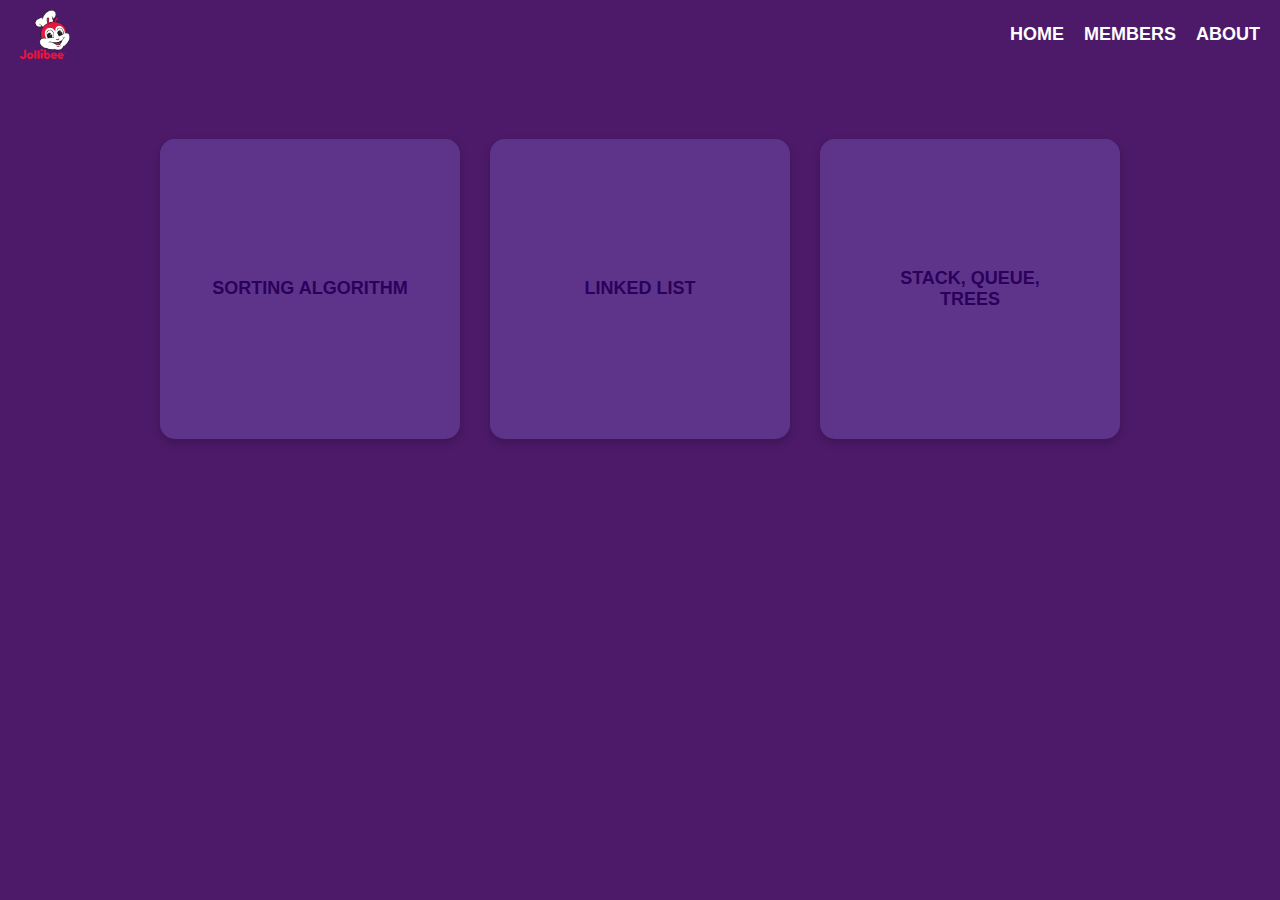
<file: index.html>
<!DOCTYPE html>
<html lang="en">
<head>
    <meta charset="UTF-8">
    <meta name="viewport" content="width=device-width, initial-scale=1.0">
    <title>Responsive Hamburger Menu</title>
    <link rel="stylesheet" href="style.css">
</head>
<body>
    <header>
        <img src="litrato/pngwing.com (14).png" alt="Logo" class="logo">
        <button class="hamburger" id="hamburger">☰</button> <!-- Hamburger button -->
        <nav id="menu">
            <a href="#home">HOME</a>
            <a href="#members" id="open-members-modal">MEMBERS</a>
            <a href="#about" id="open-about-modal">ABOUT</a>
        </nav>
    </header>
    

    <div class="container">
        <a href="sorting.html" class="card">SORTING ALGORITHM</a>
        <a href="linkedlist.html" class="card">LINKED LIST</a>
        <a href="stack.html" class="card">STACK, QUEUE,<br>TREES</a>
    </div>

    <!-- Members Modal -->
    <div id="members-modal" class="modal">
        <div class="modal-content">
            <div class="modal-header">
                <h3>Members</h3>
                <button class="close-btn" id="close-members-modal">×</button>
            </div>
            <div class="members-grid">
                <!-- Add 10 members dynamically -->
                <div class="member-card">
                    <div class="member-image">
                        <img src="litrato/pngwing.com (14).png" alt="Leader">
                    </div>
                    <div class="member-info">
                        <h4>CONTAWE, RODEL M</h4>
                        <p>LEADER</p>
                    </div>
                </div>
                <div class="member-card">
                    <div class="member-image">
                        <img src="litrato/pngwing.com (14).png" alt="Member">
                    </div>
                    <div class="member-info">
                        <h4>VENTURA, VICTOR JUVENILE M.</h4>
                        <p>MEMBER</p>
                    </div>
                </div>
                <!-- Repeat the structure for other members -->
                <div class="member-card">
                    <div class="member-image">
                        <img src="litrato/pngwing.com (14).png" alt="Member">
                    </div>
                    <div class="member-info">
                        <h4>ERASGA, CAMESA JOY R.</h4>
                        <p>MEMBER</p>
                    </div>
                </div>
                <div class="member-card">
                    <div class="member-image">
                        <img src="litrato/pngwing.com (14).png" alt="Member">
                    </div>
                    <div class="member-info">
                        <h4>MANZANO, PIERRE EDISON C.</h4>
                        <p>MEMBER</p>
                    </div>
                </div>
                <div class="member-card">
                    <div class="member-image">
                        <img src="litrato/pngwing.com (14).png" alt="Leader">
                    </div>
                    <div class="member-info">
                        <h4>CASPE, PRINCESS MAE D.</h4>
                        <p>LEADER</p>
                    </div>
                </div>
                <div class="member-card">
                    <div class="member-image">
                        <img src="litrato/pngwing.com (14).png" alt="Member">
                    </div>
                    <div class="member-info">
                        <h4>MORADA, RONALYN P.</h4>
                        <p>MEMBER</p>
                    </div>
                </div>
                <div class="member-card">
                    <div class="member-image">
                        <img src="litrato/pngwing.com (14).png" alt="Member">
                    </div>
                    <div class="member-info">
                        <h4>CFERRER, LADYLYN P.</h4>
                        <p>MEMBER</p>
                    </div>
                </div>
                <div class="member-card">
                    <div class="member-image">
                        <img src="litrato/pngwing.com (14).png" alt="Member">
                    </div>
                    <div class="member-info">
                        <h4>CONTAWE, RODEL M</h4>
                        <p>MEMBER</p>
                    </div>
                </div>
                <div class="member-card">
                    <div class="member-image">
                        <img src="litrato/pngwing.com (14).png" alt="Leader">
                    </div>
                    <div class="member-info">
                        <h4>CONTAWE, RODEL M</h4>
                        <p>LEADER</p>
                    </div>
                </div>
                <div class="member-card">
                    <div class="member-image">
                        <img src="litrato/pngwing.com (14).png" alt="Member">
                    </div>
                    <div class="member-info">
                        <h4>CONTAWE, RODEL M</h4>
                        <p>MEMBER</p>
                    </div>
                </div>
            </div>
            
        </div>
    </div>

    <!-- About Modal -->
    <div id="about-modal" class="modal">
        <div class="modal-content">
            <div class="modal-header">
                <h3>About Our Project</h3>
                <button class="close-btn" id="close-about-modal">×</button>
            </div>
            <div class="modal-body">
                <p>Welcome to our project for the <strong>CC104 Subject Final Requirements</strong>! Below is a detailed breakdown of the requirements that guided the creation of this website, along with the objectives we aim to achieve.</p>
                <h4>Objective</h4>
                <p>Our primary goal is to demonstrate our understanding of <strong>Algorithms</strong> and <strong>Data Structures</strong> by creating a functional and informative website. This project serves as both a learning tool and a showcase of our skills in programming, web development, and problem-solving.</p>
                <h4>Team Effort</h4>
                <p>This is a group project with at least 10 members per team. However, individual (SOLO) projects are also accepted. The website was built collaboratively, showcasing the combined knowledge and effort of our team.</p>
                <h4>Final Note</h4>
                <p>This project highlights our hard work, creativity, and technical knowledge gained throughout the semester. We are excited to present our website to demonstrate our proficiency in <strong>Algorithms</strong>, <strong>Data Structures</strong>, and their real-world applications.</p>
                <p>Thank you for visiting and reviewing our project!</p>
            </div>
        </div>
    </div>

    <script src="script.js"></script>
</body>
</html>
</file>
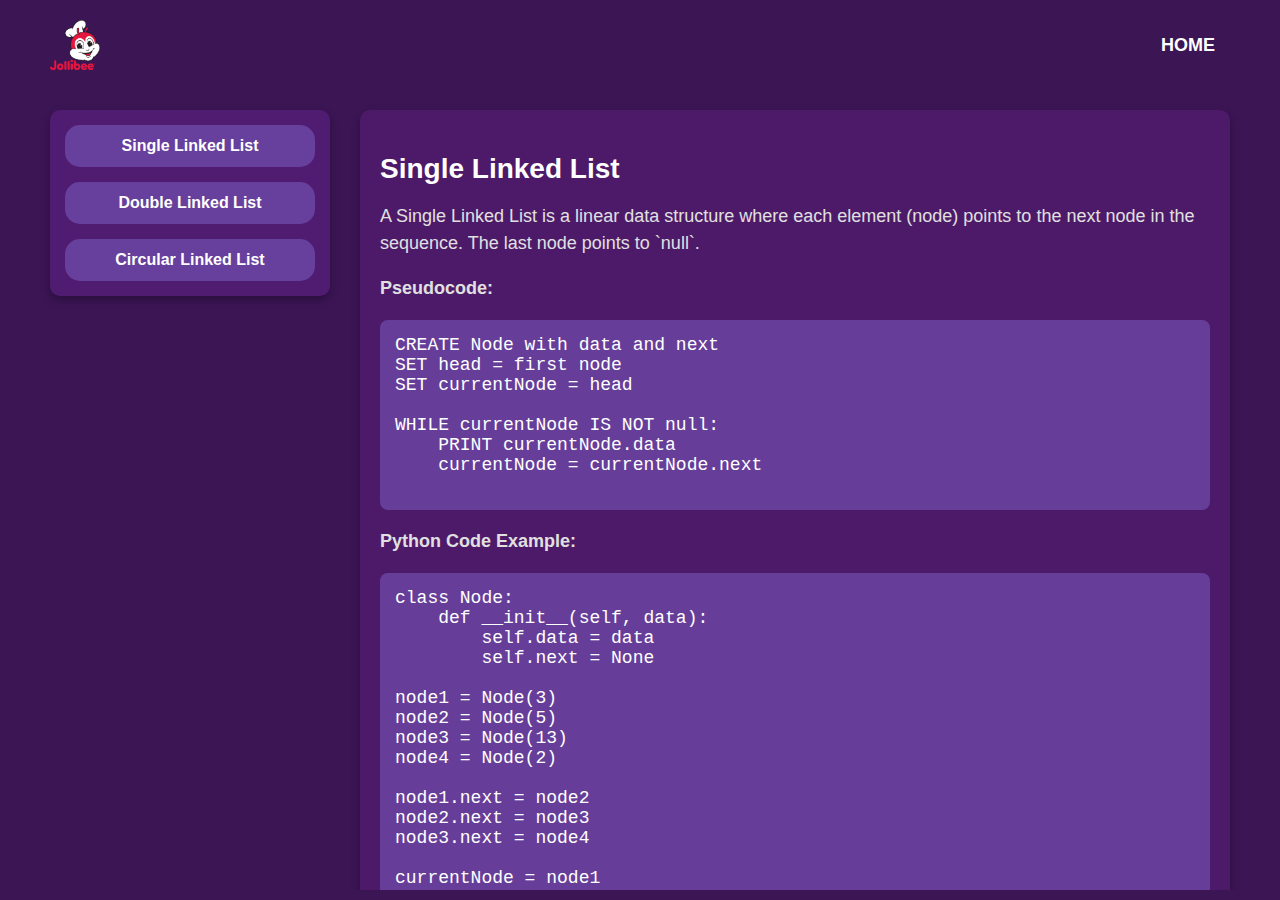
<file: linkedlist.html>
<!DOCTYPE html>
<html lang="en">
<head>
    <meta charset="UTF-8">
    <meta name="viewport" content="width=device-width, initial-scale=1.0">
    <title>Linked List Algorithms</title>
    <link rel="stylesheet" href="stylelist.css">
</head>
<body>
    <div class="navigation">
        <img src="litrato/pngwing.com (14).png" alt="Logo" class="logo">
        <button class="hamburger" id="hamburger">☰</button>
        <nav id="menu">
            <a href="index.html">HOME</a>
        </nav>
    </div>

    <div class="main-container">
        <div class="sort-options">
            <button class="sort-button" onclick="showSingleLinkedList()">Single Linked List</button>
            <button class="sort-button" onclick="showDoubleLinkedList()">Double Linked List</button>
            <button class="sort-button" onclick="showCircularLinkedList()">Circular Linked List</button>
        </div>
    
        <div class="content" id="content">
            <h2>Single Linked List</h2>
            <p>
                A Single Linked List is a linear data structure where each element (node) points to the next node in the sequence. The last node points to `null`.
            </p>
            <p><b>Pseudocode:</b></p>
            <div class="pseudocode-section">
                <pre>
CREATE Node with data and next
SET head = first node
SET currentNode = head

WHILE currentNode IS NOT null:
    PRINT currentNode.data
    currentNode = currentNode.next
                </pre>
            </div>
            <p><b>Python Code Example:</b></p>
            <pre class="sort1">
class Node: 
    def __init__(self, data):
        self.data = data
        self.next = None
    
node1 = Node(3)
node2 = Node(5)
node3 = Node(13)
node4 = Node(2)

node1.next = node2
node2.next = node3
node3.next = node4

currentNode = node1
while currentNode:
    print(currentNode.data, end=" -> ")
    currentNode = currentNode.next
print("null")
            </pre>
            <button class="run-button" onclick="runCode('sort1')">RUN CODE</button>
        </div>
    </div>

    <script>
        // Hamburger Menu Toggle
        const hamburger = document.getElementById("hamburger");
        const menu = document.getElementById("menu");

        hamburger.addEventListener("click", () => {
            menu.classList.toggle("active");
        });

        // Function to display Single Linked List content
        function showSingleLinkedList() {
            const content = document.getElementById('content');
            content.innerHTML = `
                <h2>Single Linked List</h2>
                <p>
                    A Single Linked List is a linear data structure where each element (node) points to the next node in the sequence. The last node points to \`null\`.
                </p>
                <p><b>Pseudocode:</b></p>
                <pre>
CREATE Node with data and next
SET head = first node
SET currentNode = head

WHILE currentNode IS NOT null:
    PRINT currentNode.data
    currentNode = currentNode.next
                </pre>
                <p><b>Python Code Example:</b></p>
                <pre class="sort1">
class Node: 
    def __init__(self, data):
        self.data = data
        self.next = None
    
node1 = Node(3)
node2 = Node(5)
node3 = Node(13)
node4 = Node(2)

node1.next = node2
node2.next = node3
node3.next = node4

currentNode = node1
while currentNode:
    print(currentNode.data, end=" -> ")
    currentNode = currentNode.next
print("null")
                </pre>
                <button class="run-button" onclick="runCode('sort1')">RUN CODE</button>
            `;
        }

        // Function to display Double Linked List content
        function showDoubleLinkedList() {
            const content = document.getElementById('content');
            content.innerHTML = `
                <h2>Double Linked List</h2>
                <p>
                    A Double Linked List is a data structure where each node contains references to both the next and previous nodes, allowing traversal in both directions.
                </p>
                <p><b>Pseudocode:</b></p>
                <pre>
CREATE Node with data, next, and prev
SET head = first node
SET tail = last node

FORWARD TRAVERSAL:
    SET currentNode = head
    WHILE currentNode IS NOT null:
        PRINT currentNode.data
        currentNode = currentNode.next

BACKWARD TRAVERSAL:
    SET currentNode = tail
    WHILE currentNode IS NOT null:
        PRINT currentNode.data
        currentNode = currentNode.prev
                </pre>
                <p><b>Python Code Example:</b></p>
                <pre class="sort2">
class Node:
    def __init__(self, data):
        self.data = data
        self.next = None
        self.prev = None
    
node1 = Node(3)
node2 = Node(5)
node3 = Node(13)
node4 = Node(2)

node1.next = node2

node2.prev = node1
node2.next = node3

node3.prev = node2
node3.next = node4

node4.prev = node3

print("\\nTraversing forward:")
currentNode = node1
while currentNode:
    print(currentNode.data, end=" -> ")
    currentNode = currentNode.next
print("null")

print("\\nTraversing backward:")
currentNode = node4
while currentNode:
    print(currentNode.data, end=" -> ")
    currentNode = currentNode.prev
print("null")
                </pre>
                <button class="run-button" onclick="runCode('sort2')">RUN CODE</button>
            `;
        }

        // Function to display Circular Linked List content
        function showCircularLinkedList() {
            const content = document.getElementById('content');
            content.innerHTML = `
                <h2>Circular Linked List</h2>
                <p>
                    A Circular Linked List is a variation of a linked list where the last node points back to the first node, forming a circle.
                </p>
                <p><b>Pseudocode:</b></p>
                <pre>
CREATE Node with data and next
SET head = first node
SET currentNode = head

DO:
    PRINT currentNode.data
    currentNode = currentNode.next
WHILE currentNode IS NOT head
                </pre>
                <p><b>Python Code Example:</b></p>
                <pre class="sort3">
class Node:
    def __init__(self, data):
        self.data = data
        self.next = None
    
node1 = Node(3)
node2 = Node(5)
node3 = Node(13)
node4 = Node(2)

node1.next = node2
node2.next = node3
node3.next = node4
node4.next = node1

currentNode = node1
startNode = node1
print(currentNode.data, end=" -> ") 
currentNode = currentNode.next 

while currentNode != startNode:
    print(currentNode.data, end=" -> ")
    currentNode = currentNode.next

print("...")
                </pre>
                <button class="run-button" onclick="runCode('sort3')">RUN CODE</button>
            `;
        }

        // Function to run code based on selection
        function runCode(sortClass) {
            const sortCodeElement = document.querySelector(`.${sortClass}`);
            const sortCode = sortCodeElement ? sortCodeElement.textContent.trim() : '';
            if (sortCode) {
                localStorage.setItem('codeToRun', sortCode); // Save code to localStorage
                window.location.href = 'runcode.html'; // Redirect to runcode.html
            } else {
                alert('Code not found for the selected example!');
            }
        }
    </script>
</body>
</html>
</file>
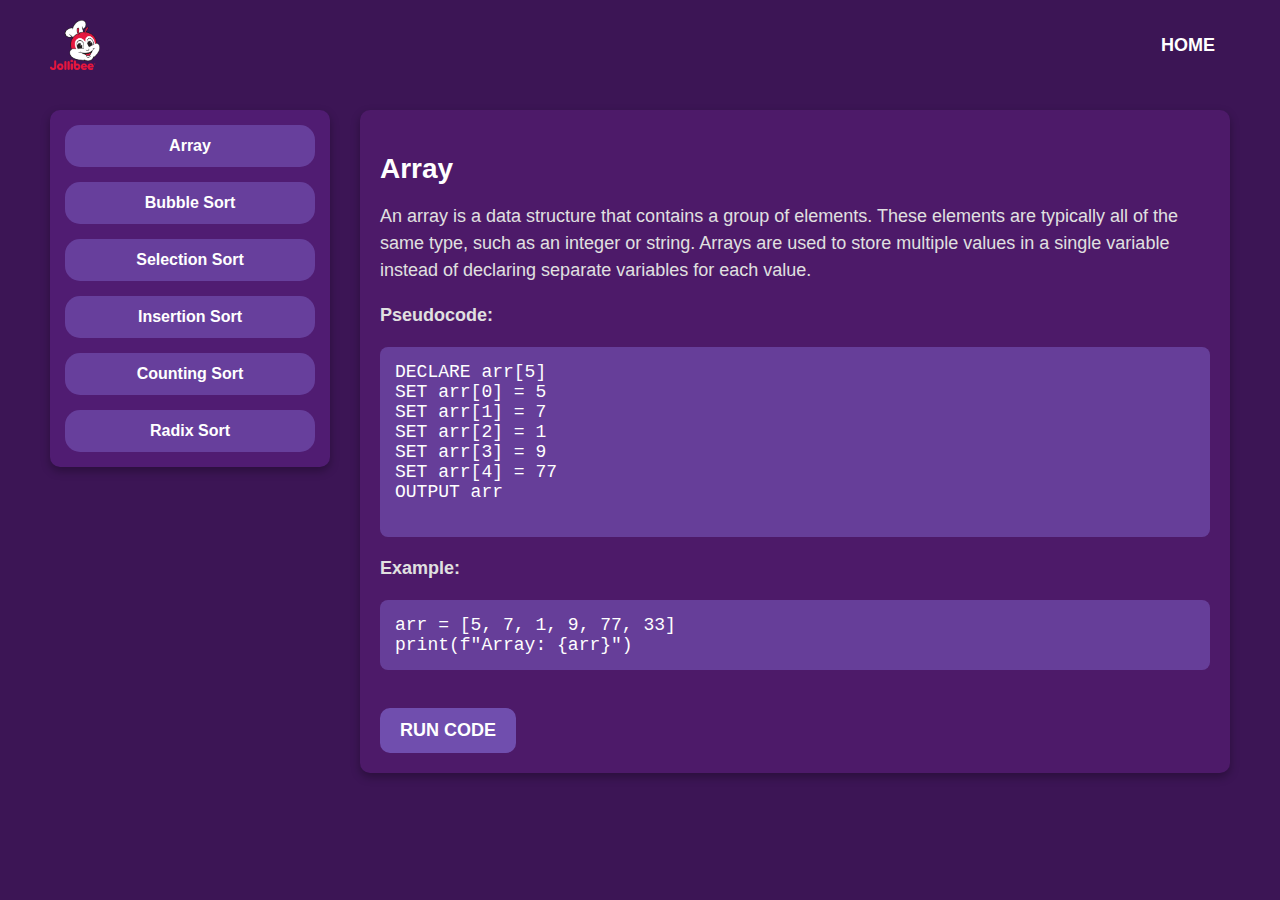
<file: sorting.html>
<!DOCTYPE html>
<html lang="en">
<head>
    <meta charset="UTF-8">
    <meta name="viewport" content="width=device-width, initial-scale=1.0">
    <title>Sorting Algorithm</title>
    <link rel="stylesheet" href="stylesort.css">
</head>
<body>
    <div class="navigation">
        <img src="litrato/pngwing.com (14).png" alt="Logo" class="logo">
    <button class="hamburger" id="hamburger">☰</button>
    <nav id="menu">
        <a href="index.html">HOME</a>
    </nav>
    </div>
    <div class="main-container">

        
        <div class="sort-options">
            <button class="sort-button" onclick="showArrayContent()">Array</button>
            <button class="sort-button" onclick="showBubbleSortContent()">Bubble Sort</button>
            <button class="sort-button" onclick="showSelectionSortContent()">Selection Sort</button>
            <button class="sort-button" onclick="showInsertionSortContent()">Insertion Sort</button>
            <button class="sort-button" onclick="showCountingSortContent()">Counting Sort</button>
            <button class="sort-button" onclick="showRadixSortContent()">Radix Sort</button>
        </div>
    
        <div class="content" id="content">
            <h2>Array</h2>
            <p>
                An array is a data structure that contains a group of elements. These elements are typically all of the same type,
                such as an integer or string. Arrays are used to store multiple values in a single variable instead of declaring
                separate variables for each value.
            </p>
            <p><b>Pseudocode:</b></p>
            <div class="pseudocode-section">
                <pre>
DECLARE arr[5]
SET arr[0] = 5
SET arr[1] = 7
SET arr[2] = 1
SET arr[3] = 9
SET arr[4] = 77
OUTPUT arr
                </pre>
            </div>
            <p><b>Example:</b></p>
            <pre class="sort1">
arr = [5, 7, 1, 9, 77, 33]
print(f"Array: {arr}")</pre>
        
            <button class="run-button" onclick="runCode('sort1')">RUN CODE</button>

        </div>
    </div>

    <script>
        // Hamburger Menu Toggle
        const hamburger = document.getElementById("hamburger");
        const menu = document.getElementById("menu");

        hamburger.addEventListener("click", () => {
            menu.classList.toggle("active");
        });

        // Function to show Array content
        function showArrayContent() {
            const content = document.getElementById('content');
            content.innerHTML = `
                <h2>Array</h2>
                <p>
                    An array is a data structure that contains a group of elements. These elements are typically all of the same type,
                    such as an integer or string. Arrays are used to store multiple values in a single variable instead of declaring
                    separate variables for each value.
                </p>
                <p><b>Pseudocode:</b></p>
                <div class="pseudocode-section">
                    <pre class = "sort1">
DECLARE arr[5]
SET arr[0] = 5
SET arr[1] = 7
SET arr[2] = 1
SET arr[3] = 9
SET arr[4] = 77
OUTPUT arr
                    </pre>
                </div>
                <p><b>Example:</b></p>
                <pre class="sort1">
arr = [5, 7, 1, 9, 77, 33]
print(arr)
                    </pre>
                <button class="run-button" onclick="runCode('sort1')">RUN CODE</button>
            `;
        }

        // Function to show Bubble Sort content
        function showBubbleSortContent() {
            const content = document.getElementById('content');
            content.innerHTML = `
                <h2>Bubble Sort</h2>
                <p>
                    Bubble Sort is a simple sorting algorithm that repeatedly steps through the list, compares adjacent elements,
                    and swaps them if they are in the wrong order. The pass through the list is repeated until the list is sorted.
                </p>
                <p><b>Pseudocode:</b></p>
                <pre>
START
    DECLARE my_array = [64, 34, 25, 12, 22, 11, 90, 5]
    DECLARE n = LENGTH(my_array)

    FOR i FROM 0 TO n-2 DO
        FOR j FROM 0 TO n-i-2 DO
            IF my_array[j] > my_array[j+1] THEN
                SWAP my_array[j] AND my_array[j+1]
            END IF
        END FOR
    END FOR

    PRINT "Sorted array:", my_array
END
                </pre>
                <p><b>Example:</b></p>
                <pre class="sort2">
my_array = [64, 34, 25, 12, 22, 11, 90, 5]
n = len(my_array)
for i in range(n-1):
    for j in range(n-i-1):
        if my_array[j] > my_array[j+1]:
            my_array[j], my_array[j+1] = my_array[j+1], my_array[j]

print("Sorted array:", my_array)
                </pre>
                <button class="run-button" onclick="runCode('sort2')">RUN CODE</button>
            `;
        }

        // Function to show Selection Sort content
        function showSelectionSortContent() {
            const content = document.getElementById('content');
            content.innerHTML = `
                <h2>Selection Sort</h2>
                <p>
                    Selection Sort repeatedly finds the smallest element from the unsorted part of the array and places it at the
                    beginning. This process is repeated for all elements.
                </p>
                <p><b>Pseudocode:</b></p>
                <pre>
START
    DECLARE my_array = [64, 34, 25, 5, 22, 11, 90, 12]
    DECLARE n = LENGTH(my_array)

    FOR i FROM 0 TO n-2 DO
        DECLARE min_index = i

        FOR j FROM i+1 TO n-1 DO
            IF my_array[j] < my_array[min_index] THEN
                min_index = j
            END IF
        END FOR

        DECLARE min_value = POP(my_array, min_index)
        INSERT min_value INTO my_array AT i
    END FOR

    PRINT "Sorted array:", my_array
END
                </pre>
                <p><b>Example:</b></p>
                <pre class="sort3"> 
my_array = [64, 34, 25, 5, 22, 11, 90, 12]
n = len(my_array)
for i in range(n-1):
    min_index = i
    for j in range(i+1, n):
        if my_array[j] < my_array[min_index]:
            min_index = j
    min_value = my_array.pop(min_index)
    my_array.insert(i, min_value)

print("Sorted array:", my_array)
                </pre>
                <button class="run-button" onclick="runCode('sort3')">RUN CODE</button>
            `;
        }

        // Function to show Insertion Sort content
        function showInsertionSortContent() {
            const content = document.getElementById('content');
            content.innerHTML = `
                <h2>Insertion Sort</h2>
                <p>
                    Insertion Sort works by taking elements from the unsorted part of the array and inserting them in their correct
                    position in the sorted part.
                </p>
                <p><b>Pseudocode:</b></p>
                <pre>
START
    DECLARE my_array = [64, 34, 25, 12, 22, 11, 90, 5]
    DECLARE n = LENGTH(my_array)

    FOR i FROM 1 TO n-1 DO
        DECLARE insert_index = i
        DECLARE current_value = POP(my_array, i)

        FOR j FROM i-1 TO 0 STEP -1 DO
            IF my_array[j] > current_value THEN
                insert_index = j
            END IF
        END FOR

        INSERT current_value INTO my_array AT insert_index
    END FOR

    PRINT "Sorted array:", my_array
END
                </pre>
                <p><b>Example:</b></p>
                <pre class="sort4">
my_array = [64, 34, 25, 12, 22, 11, 90, 5]
n = len(my_array)
for i in range(1, n):
    insert_index = i
    current_value = my_array.pop(i)
    for j in range(i-1, -1, -1):
        if my_array[j] > current_value:
            insert_index = j
    my_array.insert(insert_index, current_value)

print("Sorted array:", my_array)
                </pre>
                <button class="run-button" onclick="runCode('sort4')">RUN CODE</button>
            `;
        }

        // Function to show Counting Sort content
        function showCountingSortContent() {
            const content = document.getElementById('content');
            content.innerHTML = `
                <h2>Counting Sort</h2>
                <p>
                    Counting Sort is a non-comparison-based sorting algorithm that sorts integers by counting occurrences of each
                    unique value.
                </p>
                <p><b>Pseudocode:</b></p>
                <pre>
START
    FUNCTION countingSort(arr):
        DECLARE max_val = MAX(arr)
        DECLARE count = ARRAY OF SIZE (max_val + 1) INITIALIZED TO 0

        WHILE LENGTH(arr) > 0 DO
            num = POP(arr)
            count[num] = count[num] + 1
        END WHILE

        FOR i FROM 0 TO LENGTH(count) - 1 DO
            WHILE count[i] > 0 DO
                APPEND i TO arr
                count[i] = count[i] - 1
            END WHILE
        END FOR

        RETURN arr
    END FUNCTION

    DECLARE unsortedArr = [4, 2, 2, 6, 3, 3, 1, 6, 5, 2, 3]
    DECLARE sortedArr = countingSort(unsortedArr)
    PRINT "Sorted array:", sortedArr
END
                </pre>
                <p><b>Example:</b></p>
                <pre class="sort5">
def countingSort(arr):
    max_val = max(arr)
    count = [0] * (max_val + 1)

    while len(arr) > 0:
        num = arr.pop(0)
        count[num] += 1

    for i in range(len(count)):
        while count[i] > 0:
            arr.append(i)
            count[i] -= 1

    return arr

unsortedArr = [4, 2, 2, 6, 3, 3, 1, 6, 5, 2, 3]
sortedArr = countingSort(unsortedArr)
print("Sorted array:", sortedArr)
                </pre>
                <button class="run-button" onclick="runCode('sort5')">RUN CODE</button>
            `;
        }

        // Function to show Radix Sort content
        function showRadixSortContent() {
            const content = document.getElementById('content');
            content.innerHTML = `
                <h2>Radix Sort</h2>
                <p>
                    Radix Sort is a non-comparison-based sorting algorithm that sorts numbers digit by digit from the least
                    significant digit to the most significant digit.
                </p>
                <p><b>Pseudocode:</b></p>
                <pre>
START
    DECLARE myArray = [170, 45, 75, 90, 802, 24, 2, 66]
    DECLARE radixArray = [[], [], [], [], [], [], [], [], [], []]
    DECLARE maxVal = MAX(myArray)
    DECLARE exp = 1

    WHILE maxVal // exp > 0 DO
        WHILE LENGTH(myArray) > 0 DO
            val = POP(myArray)
            radixIndex = (val // exp) % 10
            APPEND val TO radixArray[radixIndex]
        END WHILE

        FOR EACH bucket IN radixArray DO
            WHILE LENGTH(bucket) > 0 DO
                val = POP(bucket)
                APPEND val TO myArray
            END WHILE
        END FOR

        exp = exp * 10
    END WHILE

    PRINT "Sorted array:", myArray
END
                </pre>
                <p><b>Example:</b></p>
                <pre class="sort6">
myArray = [170, 45, 75, 90, 802, 24, 2, 66]
print("Original array:", myArray)
radixArray = [[], [], [], [], [], [], [], [], [], []]
maxVal = max(myArray)
exp = 1
while maxVal // exp > 0:
    while len(myArray) > 0:
        val = myArray.pop()
        radixIndex = (val // exp) % 10
        radixArray[radixIndex].append(val)
    for bucket in radixArray:
        while len(bucket) > 0:
            val = bucket.pop()
            myArray.append(val)
    exp *= 10
print("Sorted array:", myArray)
                </pre>
                <button class="run-button" onclick="runCode('sort6')">RUN CODE</button>
            `;
        }

        function runCode(sortClass) {
            const sortCodeElement = document.querySelector(`.${sortClass}`); // Find the code block by class
            const sortCode = sortCodeElement ? sortCodeElement.textContent.trim() : ''; // Extract the code text

            if (sortCode) {
                localStorage.setItem('codeToRun', sortCode); // Save the code to localStorage
                window.location.href = 'runcode.html'; // Redirect to runcode.html
            } else {
                alert('Code not found for the selected sorting algorithm!');
            }
        }
    </script>
</body>
</html>
</file>
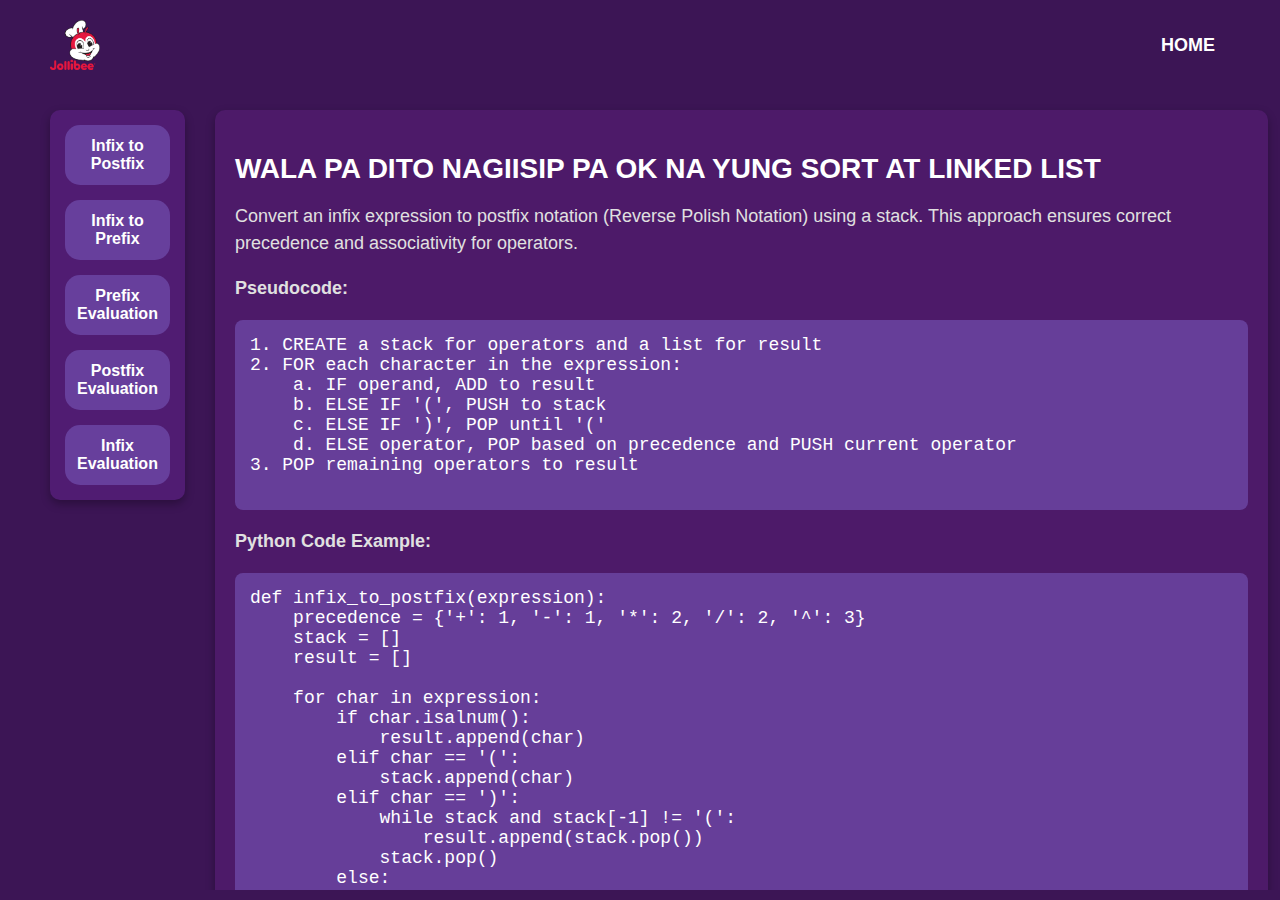
<file: stack.html>
<!DOCTYPE html>
<html lang="en">
<head>
    <meta charset="UTF-8">
    <meta name="viewport" content="width=device-width, initial-scale=1.0">
    <title>Stacks and Expression Evaluations</title>
    <link rel="stylesheet" href="stylestack.css">
</head>
<body>
    <div class="navigation">
        <img src="litrato/pngwing.com (14).png" alt="Logo" class="logo">
        <button class="hamburger" id="hamburger">☰</button>
        <nav id="menu">
            <a href="index.html">HOME</a>

        </nav>
    </div>

    <div class="main-container">
        <div class="sort-options">
            <button class="sort-button" onclick="showInfixToPostfix()">Infix to Postfix</button>
            <button class="sort-button" onclick="showInfixToPrefix()">Infix to Prefix</button>
            <button class="sort-button" onclick="showPrefixEvaluation()">Prefix Evaluation</button>
            <button class="sort-button" onclick="showPostfixEvaluation()">Postfix Evaluation</button>
            <button class="sort-button" onclick="showInfixEvaluation()">Infix Evaluation</button>
        </div>
    
        <div class="content" id="content">
            <h2>WALA PA DITO NAGIISIP PA OK NA YUNG SORT AT LINKED LIST</h2>
            <p>
                Convert an infix expression to postfix notation (Reverse Polish Notation) using a stack. 
                This approach ensures correct precedence and associativity for operators.
            </p>
            <p><b>Pseudocode:</b></p>
            <pre>
1. CREATE a stack for operators and a list for result
2. FOR each character in the expression:
    a. IF operand, ADD to result
    b. ELSE IF '(', PUSH to stack
    c. ELSE IF ')', POP until '('
    d. ELSE operator, POP based on precedence and PUSH current operator
3. POP remaining operators to result
            </pre>
            <p><b>Python Code Example:</b></p>
            <pre class="code1">
def infix_to_postfix(expression):
    precedence = {'+': 1, '-': 1, '*': 2, '/': 2, '^': 3}
    stack = []
    result = []

    for char in expression:
        if char.isalnum():
            result.append(char)
        elif char == '(':
            stack.append(char)
        elif char == ')':
            while stack and stack[-1] != '(':
                result.append(stack.pop())
            stack.pop()
        else:
            while stack and stack[-1] != '(' and precedence[char] <= precedence[stack[-1]]:
                result.append(stack.pop())
            stack.append(char)

    while stack:
        result.append(stack.pop())

    return ''.join(result)

print(infix_to_postfix("(A+B)*C"))
            </pre>
            <button class="run-button" onclick="runCode('code1')">RUN CODE</button>
        </div>
    </div>

    <script>
        // Hamburger Menu Toggle
        const hamburger = document.getElementById("hamburger");
        const menu = document.getElementById("menu");

        hamburger.addEventListener("click", () => {
            menu.classList.toggle("active");
        });

        function showInfixToPostfix() {
            const content = document.getElementById('content');
            content.innerHTML = `
                <h2>Infix to Postfix</h2>
                <p>
                    Convert an infix expression to postfix notation (Reverse Polish Notation) using a stack. 
                    This approach ensures correct precedence and associativity for operators.
                </p>
                <p><b>Pseudocode:</b></p>
                <pre>
1. CREATE a stack for operators and a list for result
2. FOR each character in the expression:
    a. IF operand, ADD to result
    b. ELSE IF '(', PUSH to stack
    c. ELSE IF ')', POP until '('
    d. ELSE operator, POP based on precedence and PUSH current operator
3. POP remaining operators to result
                </pre>
                <p><b>Python Code Example:</b></p>
                <pre class="code1">
def infix_to_postfix(expression):
    precedence = {'+': 1, '-': 1, '*': 2, '/': 2, '^': 3}
    stack = []
    result = []

    for char in expression:
        if char.isalnum():
            result.append(char)
        elif char == '(':
            stack.append(char)
        elif char == ')':
            while stack and stack[-1] != '(':
                result.append(stack.pop())
            stack.pop()
        else:
            while stack and stack[-1] != '(' and precedence[char] <= precedence[stack[-1]]:
                result.append(stack.pop())
            stack.append(char)

    while stack:
        result.append(stack.pop())

    return ''.join(result)

print(infix_to_postfix("(A+B)*C"))
                </pre>
                <button class="run-button" onclick="runCode('code1')">RUN CODE</button>
            `;
        }

        function showInfixToPrefix() {
            const content = document.getElementById('content');
            content.innerHTML = `
                <h2>Infix to Prefix</h2>
                <p>
                    Convert an infix expression to prefix notation (Polish Notation) using a stack-based method.
                </p>
                <p><b>Pseudocode:</b></p>
                <pre>
1. REVERSE the expression and SWAP '(' and ')'
2. CONVERT reversed expression to postfix
3. REVERSE the postfix result to get prefix
                </pre>
                <p><b>Python Code Example:</b></p>
                <pre class="code2">
def infix_to_prefix(expression):
    def reverse(expression):
        return expression[::-1].replace('(', 'temp').replace(')', '(').replace('temp', ')')

    def infix_to_postfix(expression):
        precedence = {'+': 1, '-': 1, '*': 2, '/': 2, '^': 3}
        stack = []
        result = []

        for char in expression:
            if char.isalnum():
                result.append(char)
            elif char == '(':
                stack.append(char)
            elif char == ')':
                while stack and stack[-1] != '(':
                    result.append(stack.pop())
                stack.pop()
            else:
                while stack and stack[-1] != '(' and precedence[char] <= precedence[stack[-1]]:
                    result.append(stack.pop())
                stack.append(char)

        while stack:
            result.append(stack.pop())

        return ''.join(result)

    reversed_expr = reverse(expression)
    postfix = infix_to_postfix(reversed_expr)
    return reverse(postfix)

print(infix_to_prefix("(A+B)*C"))
                </pre>
                <button class="run-button" onclick="runCode('code2')">RUN CODE</button>
            `;
        }

        function runCode(className) {
            const codeBlock = document.querySelector(`.${className}`);
            const code = codeBlock ? codeBlock.textContent.trim() : '';
            if (code) {
                localStorage.setItem('codeToRun', code);
                window.location.href = 'runcode.html';
            } else {
                alert('No code found to run!');
            }
        }
    </script>
</body>
</html>
</file>
<file: style.css>
body {
    margin: 0;
    font-family: Arial, sans-serif;
    background-color: #4d1a69; /* Dark purple background */
    color: #ffffff;
    overflow: hidden; /* Prevent scrollbars due to ripple elements */
    position: relative;
}

header {
    display: flex;
    justify-content: space-between;
    align-items: center;
    padding: 20px 50px;
    flex-wrap: wrap;
}

nav {
    display: flex;
    gap: 30px;
    align-items: center;
    transition: transform 0.3s ease-in-out, opacity 0.3s ease-in-out;
}

nav a {
    text-decoration: none;
    color: #ffffff;
    font-weight: bold;
    font-size: 18px;
    transition: transform 0.3s ease, background-color 0.3s ease;
}

nav a:hover {
    transform: scale(1.2);
    background-color: rgba(255, 255, 255, 0.2);
    padding: 5px 10px;
    border-radius: 5px;
}

nav a.active {
    color: #ffcc00;
    text-decoration: underline;
}

.logo {
    width: 50px;
    height: 50px;
}

.container {
    display: flex;
    justify-content: center;
    align-items: center;
    flex-wrap: wrap;
    margin-top: 50px;
    gap: 30px;
    background-color: #4d1a69;
    padding: 20px;
    border-radius: 15px;
}

.card {
    width: 300px;
    height: 300px;
    background-color: rgba(112, 78, 174, 0.5);
    border-radius: 15px;
    display: flex;
    justify-content: center;
    align-items: center;
    font-weight: bold;
    font-size: 18px;
    text-align: center;
    color: #2b005b;
    box-shadow: 0 4px 10px rgba(0, 0, 0, 0.2);
    transition: transform 0.3s ease, color 0.3s ease, border 0.3s ease, box-shadow 0.3s ease;
    text-decoration: none;
}

.card:hover {
    transform: scale(1.1);
    color: #ffffff;
    border: 3px solid #ffffff;
    box-shadow: 0 8px 20px rgba(255, 255, 255, 0.4);
}

.modal {
    display: none;
    position: fixed;
    top: 0;
    left: 0;
    width: 100%;
    height: 100%;
    background-color: rgba(0, 0, 0, 0.8);
    justify-content: center;
    align-items: center;
}

.modal.active {
    display: flex;
}

.modal-content {

    background-color: #2e004d;
    width: 900px;
    height: 500px;
    padding: 20px;
    border-radius: 10px;
    max-height: 80%;
    overflow-y: auto;
    display: flex;
    flex-direction: column;
    align-items: center;
}

.modal-header {
    font-size: 30px;
    display: flex;
    justify-content: space-between;
    align-items: center;
    width: 100%;
}

.close-btn {
    font-size: 30px;
    color: white;
    cursor: pointer;
    background: none;
    border: none;
}

.members-grid {
    display: grid;
    grid-template-columns: repeat(5, 1fr);
    gap: 20px;
    margin-top: 20px;
    justify-content: center;
    align-items: center;
}

.member-card {
    width: 150px;
    height: 150px;
    background-color: #4c009e;
    border-radius: 10px;
    overflow: hidden;
    display: flex;
    flex-direction: column;
    justify-content: center;
    align-items: center;
}

.member-image img {
    width: 100px;
    height: 100px;
    object-fit: cover;
    border-radius: 0;
}

.member-info h4,
.member-info p {
    margin: 5px 0;
    color: #fff;
    font-size: 10px;
    text-align: center;
}

.ripple {
    position: absolute;
    width: 100px;
    height: 100px;
    background: rgba(255, 255, 255, 0.3);
    border-radius: 50%;
    pointer-events: none;
    transform: scale(0);
    animation: ripple-effect 0.6s linear infinite;
}

@keyframes ripple-effect {
    to {
        transform: scale(2);
        opacity: 0;
    }
}


header {
    display: flex;
    justify-content: space-between;
    align-items: center;
    padding: 10px 20px;
    background-color: #4d1a69; /* Dark purple */
    color: white;
}

.logo {
    width: 50px;
    height: auto;
}

nav {
    display: flex;
    gap: 20px;
    transition: transform 0.3s ease-in-out; /* Smooth transition for toggling */
}

nav a {
    text-decoration: none;
    color: white;
    font-size: 18px;
    font-weight: bold;
}

.hamburger {
    display: none; /* Hidden by default for larger screens */
    font-size: 30px;
    background: none;
    color: white;
    border: none;
    cursor: pointer;
}

/* Responsive styles */
@media (max-width: 768px) {
    nav {
        display: none; /* Hide menu by default */
        flex-direction: column; /* Stack links vertically */
        gap: 10px;
        background-color: rgba(213, 15, 220, 0.9); /* Slightly transparent background */
        position: absolute;
        top: 60px; /* Position below the header */
        right: 0;
        width: 100%; /* Full width */
        padding: 10px 0;
        overflow-y: auto; /* Enable vertical scrolling for menu */
        max-height: calc(100vh - 60px); /* Prevent menu from overflowing screen height */
    }

    nav.active {
        display: flex; /* Show menu when active */
    }

    .hamburger {
        display: block; /* Show hamburger button on smaller screens */
    }

    body {
        overflow-y: auto; /* Allow scrolling on body */
        height: auto; /* Ensure content is scrollable */
    }

    .container {
        overflow-y: auto; /* Allow vertical scrolling in the main container */
        max-height: calc(100vh - 60px); /* Prevent container overflow */
        padding: 10px; /* Add padding for better spacing */
    }

    .modal-content {
        max-height: 80vh; /* Ensure modal does not overflow on smaller screens */
        overflow-y: auto; /* Enable scrolling inside the modal */
    }
}
</file>
<file: stylelist.css>
/* General Styles */
body {
    margin: 0;
    font-family: Arial, sans-serif;
    background-color: #3c1555; /* Darker purple background */
    color: #ffffff;
}

/* Navigation Styles */
.navigation {
    display: flex;
    justify-content: space-between;
    align-items: center;
    padding: 20px 50px;
    flex-wrap: wrap; /* Ensure the navigation wraps on smaller screens */
    background-color: #3c1555; /* Darker navigation color */
    position: relative;
}

.navigation .logo {
    width: 50px;
    height: 50px;
}

.navigation .nav-links {
    display: flex;
    gap: 30px;
    align-items: center;
    transition: transform 0.3s ease-in-out, opacity 0.3s ease-in-out; /* Smooth transition for menu */
}

.navigation a {
    text-decoration: none;
    color: #ffffff;
    font-weight: bold;
    font-size: 18px;
    padding: 15px;
    transition: transform 0.4s ease, background-color 0.3s ease; /* Smooth zoom on hover */
}

.navigation a:hover {
    transform: scale(1.2); /* Zoom effect for navigation links */
    background-color: rgba(255, 255, 255, 0.2); /* Light transparent background */
    padding: 5px 10px;
    border-radius: 5px; /* Rounded hover effect */
    transition: transform 0.4s ease, background-color 0.3s ease;
}

.navigation .nav-links a.active {
    color: #ffcc00; /* Highlight the active link */
    text-decoration: underline;
}

.navigation .hamburger {
    display: none; /* Hidden by default on larger screens */
    font-size: 30px;
    background: none;
    color: white;
    border: none;
    cursor: pointer;
    outline: none;
}

.navigation .hamburger.active {
    transform: rotate(45deg); /* Rotate into an "X" shape */
    color: #ffcc00; /* Change color when active */
    transition: transform 0.3s ease, color 0.3s ease;
}

/* Main Container */
.main-container {
    display: flex;
    flex-direction: row;
    justify-content: flex-start;
    align-items: flex-start;
    gap: 30px;
    padding: 20px 50px;
    box-sizing: border-box; /* Include padding and border in dimensions */
    height: calc(100vh - 100px); /* Full height minus navigation */
    overflow-y: auto; /* Allow scrolling if content exceeds height */
}

/* Sort Options */
.sort-options {
    display: flex;
    flex-direction: column;
    gap: 15px;
    width: 250px; /* Fixed width for left section */
    background-color: #501c72; /* Dark purple for the sidebar */
    padding: 15px;
    border-radius: 10px;
    box-shadow: 0 4px 10px rgba(0, 0, 0, 0.3); /* Subtle shadow */
}

.sort-button {
    background-color: rgba(112, 78, 174, 0.7); /* Semi-transparent purple */
    color: #ffffff;
    font-size: 16px;
    font-weight: bold;
    border: none;
    padding: 12px;
    border-radius: 15px;
    cursor: pointer;
    text-align: center;
    transition: transform 0.2s, background-color 0.2s;
}

.sort-button:hover {
    background-color: #5e3e94; /* Darker purple for hover */
    transform: scale(1.1); /* Zoom effect */
    border: 3px solid #ffffff; /* White border on hover */
    box-shadow: 0 8px 20px rgba(255, 255, 255, 0.4); /* Glowing shadow */
}

/* Content Section */
.content {
    flex: 1; /* Take remaining space */
    background-color: #4d1a69; /* Slightly lighter purple */
    padding: 20px;
    border-radius: 10px;
    box-shadow: 0 4px 10px rgba(0, 0, 0, 0.3); /* Subtle shadow */
}

h2 {
    font-size: 28px;
    color: #ffffff;
    margin-bottom: 15px;
}

p {
    font-size: 18px;
    color: #e0e0e0;
    margin-bottom: 15px;
    line-height: 1.5; /* Improved readability */
}

pre {
    font-size: 18px;
    background-color: rgba(112, 78, 174, 0.7); /* Semi-transparent purple */
    padding: 15px;
    border-radius: 8px;
    color: #ffffff;
    font-family: "Courier New", Courier, monospace;
    text-align: left;
}

/* Run Button */
.run-button {
    display: inline-block;
    background-color: #704eae; /* Light purple */
    color: #ffffff;
    font-size: 18px;
    font-weight: bold;
    border: none;
    padding: 12px 20px;
    border-radius: 10px;
    cursor: pointer;
    margin-top: 20px;
}

.run-button:hover {
    background-color: #5e3e94; /* Darker purple */
    transform: scale(1.05); /* Slight zoom on hover */
    transition: transform 0.2s;
    border: 3px solid #ffffff; /* White border on hover */
    box-shadow: 0 8px 20px rgba(255, 255, 255, 0.4); /* Glowing shadow */
}

/* Responsive Styling */
@media (max-width: 768px) {
    .hamburger {
        display: block; /* Show hamburger menu button on smaller screens */
    }

    .navigation .nav-links {
        display: none; /* Hide menu by default */
        flex-direction: column; /* Stack links vertically */
        align-items: center; /* Center links horizontally */
        gap: 15px;
        width: 100%;
        background-color: rgba(112, 78, 174, 0.9); /* Slightly darker purple background */
        position: absolute;
        top: 70px; /* Position below navigation */
        right: 0;
        padding: 10px 0;
        z-index: 1000;
    }

    .navigation .nav-links.active {
        display: flex; /* Show menu when the 'active' class is toggled */
    }

    .main-container {
        flex-direction: column; /* Stack sort-options and content vertically */
        justify-content: center;
        align-items: center; /* Center align content */
        height: auto; /* Allow height to grow as needed */
    }

    .sort-options {
        width: 100%; /* Full width for sort options */
        max-width: 300px;
        text-align: center;
    }

    .content {
        width: 100%; /* Full width for content */
        text-align: center;
    }

    .run-button {
        font-size: 16px;
        padding: 10px 16px;
    }
}

@media (max-width: 480px) {
    .main-container {
        padding: 10px; /* Reduce padding for smaller screens */
    }

    .run-button {
        font-size: 14px;
        padding: 8px 12px;
    }

    pre {
        font-size: 16px;
        padding: 10px;
    }

    .sort-button {
        font-size: 14px;
        width: 100%; /* Full width for buttons */
    }

    .navigation .nav-links {
        text-align: center; /* Center align navigation links for smaller screens */
    }

    .content {
        padding: 15px;
    }
}
</file>
<file: stylesort.css>
/* General Styles */
body {
    margin: 0;
    font-family: Arial, sans-serif;
    background-color: #3c1555; /* Darker purple background */
    color: #ffffff;
}

/* Navigation Styles */
.navigation {
    display: flex;
    justify-content: space-between;
    align-items: center;
    padding: 20px 50px;
    flex-wrap: wrap; /* Ensure the navigation wraps on smaller screens */
    background-color: #3c1555; /* Darker navigation color */
    position: relative;
}

.navigation .logo {
    width: 50px;
    height: 50px;
}

.navigation .nav-links {
    display: flex;
    gap: 30px;
    align-items: center;
    transition: transform 0.3s ease-in-out, opacity 0.3s ease-in-out; /* Smooth transition for menu */
}

.navigation a {
    text-decoration: none;
    color: #ffffff;
    font-weight: bold;
    font-size: 18px;
    padding: 15px;
    transition: transform 0.4s ease, background-color 0.3s ease; /* Smooth zoom on hover */
}

.navigation a:hover {
    transform: scale(1.2); /* Zoom effect for navigation links */
    background-color: rgba(255, 255, 255, 0.2); /* Light transparent background */
    padding: 5px 10px;
    border-radius: 5px; /* Rounded hover effect */
    transition: transform 0.4s ease, background-color 0.3s ease;
}

.navigation .nav-links a.active {
    color: #ffcc00; /* Highlight the active link */
    text-decoration: underline;
}

.navigation .hamburger {
    display: none; /* Hidden by default on larger screens */
    font-size: 30px;
    background: none;
    color: white;
    border: none;
    cursor: pointer;
    outline: none;
}

.navigation .hamburger.active {
    transform: rotate(45deg); /* Rotate into an "X" shape */
    color: #ffcc00; /* Change color when active */
    transition: transform 0.3s ease, color 0.3s ease;
}

/* Main Container */
.main-container {
    display: flex;
    flex-direction: row;
    justify-content: flex-start;
    align-items: flex-start;
    gap: 30px;
    padding: 20px 50px;
    box-sizing: border-box; /* Include padding and border in dimensions */
    height: calc(100vh - 100px); /* Full height minus navigation */
    overflow-y: auto; /* Allow scrolling if content exceeds height */
}

/* Sort Options */
.sort-options {
    display: flex;
    flex-direction: column;
    gap: 15px;
    width: 250px; /* Fixed width for left section */
    background-color: #501c72; /* Dark purple for the sidebar */
    padding: 15px;
    border-radius: 10px;
    box-shadow: 0 4px 10px rgba(0, 0, 0, 0.3); /* Subtle shadow */
}

.sort-button {
    background-color: rgba(112, 78, 174, 0.7); /* Semi-transparent purple */
    color: #ffffff;
    font-size: 16px;
    font-weight: bold;
    border: none;
    padding: 12px;
    border-radius: 15px;
    cursor: pointer;
    text-align: center;
    transition: transform 0.2s, background-color 0.2s;
}

.sort-button:hover {
    background-color: #5e3e94; /* Darker purple for hover */
    transform: scale(1.1); /* Zoom effect */
    border: 3px solid #ffffff; /* White border on hover */
    box-shadow: 0 8px 20px rgba(255, 255, 255, 0.4); /* Glowing shadow */
}

/* Content Section */
.content {
    flex: 1; /* Take remaining space */
    background-color: #4d1a69; /* Slightly lighter purple */
    padding: 20px;
    border-radius: 10px;
    box-shadow: 0 4px 10px rgba(0, 0, 0, 0.3); /* Subtle shadow */
}

h2 {
    font-size: 28px;
    color: #ffffff;
    margin-bottom: 15px;
}

p {
    font-size: 18px;
    color: #e0e0e0;
    margin-bottom: 15px;
    line-height: 1.5; /* Improved readability */
}

pre {
    font-size: 18px;
    background-color: rgba(112, 78, 174, 0.7); /* Semi-transparent purple */
    padding: 15px;
    border-radius: 8px;
    color: #ffffff;
    font-family: "Courier New", Courier, monospace;
    text-align: left;
}

/* Run Button */
.run-button {
    display: inline-block;
    background-color: #704eae; /* Light purple */
    color: #ffffff;
    font-size: 18px;
    font-weight: bold;
    border: none;
    padding: 12px 20px;
    border-radius: 10px;
    cursor: pointer;
    margin-top: 20px;
}

.run-button:hover {
    background-color: #5e3e94; /* Darker purple */
    transform: scale(1.05); /* Slight zoom on hover */
    transition: transform 0.2s;
    border: 3px solid #ffffff; /* White border on hover */
    box-shadow: 0 8px 20px rgba(255, 255, 255, 0.4); /* Glowing shadow */
}

/* Responsive Styling */
@media (max-width: 768px) {
    .hamburger {
        display: block; /* Show hamburger menu button on smaller screens */
    }

    .navigation .nav-links {
        display: none; /* Hide menu by default */
        flex-direction: column; /* Stack links vertically */
        align-items: center; /* Center links horizontally */
        gap: 15px;
        width: 100%;
        background-color: rgba(112, 78, 174, 0.9); /* Slightly darker purple background */
        position: absolute;
        top: 70px; /* Position below navigation */
        right: 0;
        padding: 10px 0;
        z-index: 1000;
    }

    .navigation .nav-links.active {
        display: flex; /* Show menu when the 'active' class is toggled */
    }

    .main-container {
        flex-direction: column; /* Stack sort-options and content vertically */
        justify-content: center;
        align-items: center; /* Center align content */
        height: auto; /* Allow height to grow as needed */
    }

    .sort-options {
        width: 100%; /* Full width for sort options */
        max-width: 300px;
        text-align: center;
    }

    .content {
        width: 100%; /* Full width for content */
        text-align: center;
    }

    .run-button {
        font-size: 16px;
        padding: 10px 16px;
    }
}

@media (max-width: 480px) {
    .main-container {
        padding: 10px; /* Reduce padding for smaller screens */
    }

    .run-button {
        font-size: 14px;
        padding: 8px 12px;
    }

    pre {
        font-size: 16px;
        padding: 10px;
    }

    .sort-button {
        font-size: 14px;
        width: 100%; /* Full width for buttons */
    }

    .navigation .nav-links {
        text-align: center; /* Center align navigation links for smaller screens */
    }

    .content {
        padding: 15px;
    }
}
</file>
<file: stylestack.css>
/* General Styles */
body {
    margin: 0;
    font-family: Arial, sans-serif;
    background-color: #3c1555; /* Darker purple background */
    color: #ffffff;
}

/* Navigation Styles */
.navigation {
    display: flex;
    justify-content: space-between;
    align-items: center;
    padding: 20px 50px;
    flex-wrap: wrap; /* Ensure the navigation wraps on smaller screens */
    background-color: #3c1555; /* Darker navigation color */
    position: relative;
}

.navigation .logo {
    width: 50px;
    height: 50px;
}

.navigation .nav-links {
    display: flex;
    gap: 30px;
    align-items: center;
    transition: transform 0.3s ease-in-out, opacity 0.3s ease-in-out; /* Smooth transition for menu */
}

.navigation a {
    text-decoration: none;
    color: #ffffff;
    font-weight: bold;
    font-size: 18px;
    padding: 15px;
    transition: transform 0.4s ease, background-color 0.3s ease; /* Smooth zoom on hover */
}

.navigation a:hover {
    transform: scale(1.2); /* Zoom effect for navigation links */
    background-color: rgba(255, 255, 255, 0.2); /* Light transparent background */
    padding: 5px 10px;
    border-radius: 5px; /* Rounded hover effect */
    transition: transform 0.4s ease, background-color 0.3s ease;
}

.navigation .nav-links a.active {
    color: #ffcc00; /* Highlight the active link */
    text-decoration: underline;
}

.navigation .hamburger {
    display: none; /* Hidden by default on larger screens */
    font-size: 30px;
    background: none;
    color: white;
    border: none;
    cursor: pointer;
    outline: none;
}

.navigation .hamburger.active {
    transform: rotate(45deg); /* Rotate into an "X" shape */
    color: #ffcc00; /* Change color when active */
    transition: transform 0.3s ease, color 0.3s ease;
}

/* Main Container */
.main-container {
    display: flex;
    flex-direction: row;
    justify-content: flex-start;
    align-items: flex-start;
    gap: 30px;
    padding: 20px 50px;
    box-sizing: border-box; /* Include padding and border in dimensions */
    height: calc(100vh - 100px); /* Full height minus navigation */
    overflow-y: auto; /* Allow scrolling if content exceeds height */
}

/* Sort Options */
.sort-options {
    display: flex;
    flex-direction: column;
    gap: 15px;
    width: 250px; /* Fixed width for left section */
    background-color: #501c72; /* Dark purple for the sidebar */
    padding: 15px;
    border-radius: 10px;
    box-shadow: 0 4px 10px rgba(0, 0, 0, 0.3); /* Subtle shadow */
}

.sort-button {
    background-color: rgba(112, 78, 174, 0.7); /* Semi-transparent purple */
    color: #ffffff;
    font-size: 16px;
    font-weight: bold;
    border: none;
    padding: 12px;
    border-radius: 15px;
    cursor: pointer;
    text-align: center;
    transition: transform 0.2s, background-color 0.2s;
}

.sort-button:hover {
    background-color: #5e3e94; /* Darker purple for hover */
    transform: scale(1.1); /* Zoom effect */
    border: 3px solid #ffffff; /* White border on hover */
    box-shadow: 0 8px 20px rgba(255, 255, 255, 0.4); /* Glowing shadow */
}

/* Content Section */
.content {
    flex: 1; /* Take remaining space */
    background-color: #4d1a69; /* Slightly lighter purple */
    padding: 20px;
    border-radius: 10px;
    box-shadow: 0 4px 10px rgba(0, 0, 0, 0.3); /* Subtle shadow */
}

h2 {
    font-size: 28px;
    color: #ffffff;
    margin-bottom: 15px;
}

p {
    font-size: 18px;
    color: #e0e0e0;
    margin-bottom: 15px;
    line-height: 1.5; /* Improved readability */
}

pre {
    font-size: 18px;
    background-color: rgba(112, 78, 174, 0.7); /* Semi-transparent purple */
    padding: 15px;
    border-radius: 8px;
    color: #ffffff;
    font-family: "Courier New", Courier, monospace;
    text-align: left;
}

/* Run Button */
.run-button {
    display: inline-block;
    background-color: #704eae; /* Light purple */
    color: #ffffff;
    font-size: 18px;
    font-weight: bold;
    border: none;
    padding: 12px 20px;
    border-radius: 10px;
    cursor: pointer;
    margin-top: 20px;
}

.run-button:hover {
    background-color: #5e3e94; /* Darker purple */
    transform: scale(1.05); /* Slight zoom on hover */
    transition: transform 0.2s;
    border: 3px solid #ffffff; /* White border on hover */
    box-shadow: 0 8px 20px rgba(255, 255, 255, 0.4); /* Glowing shadow */
}

/* Responsive Styling */
@media (max-width: 768px) {
    .hamburger {
        display: block; /* Show hamburger menu button on smaller screens */
    }

    .navigation .nav-links {
        display: none; /* Hide menu by default */
        flex-direction: column; /* Stack links vertically */
        align-items: center; /* Center links horizontally */
        gap: 15px;
        width: 100%;
        background-color: rgba(112, 78, 174, 0.9); /* Slightly darker purple background */
        position: absolute;
        top: 70px; /* Position below navigation */
        right: 0;
        padding: 10px 0;
        z-index: 1000;
    }

    .navigation .nav-links.active {
        display: flex; /* Show menu when the 'active' class is toggled */
    }

    .main-container {
        flex-direction: column; /* Stack sort-options and content vertically */
        justify-content: center;
        align-items: center; /* Center align content */
        height: auto; /* Allow height to grow as needed */
    }

    .sort-options {
        width: 100%; /* Full width for sort options */
        max-width: 300px;
        text-align: center;
    }

    .content {
        width: 100%; /* Full width for content */
        text-align: center;
    }

    .run-button {
        font-size: 16px;
        padding: 10px 16px;
    }
}

@media (max-width: 480px) {
    .main-container {
        padding: 10px; /* Reduce padding for smaller screens */
    }

    .run-button {
        font-size: 14px;
        padding: 8px 12px;
    }

    pre {
        font-size: 16px;
        padding: 10px;
    }

    .sort-button {
        font-size: 14px;
        width: 100%; /* Full width for buttons */
    }

    .navigation .nav-links {
        text-align: center; /* Center align navigation links for smaller screens */
    }

    .content {
        padding: 15px;
    }
}
</file>
